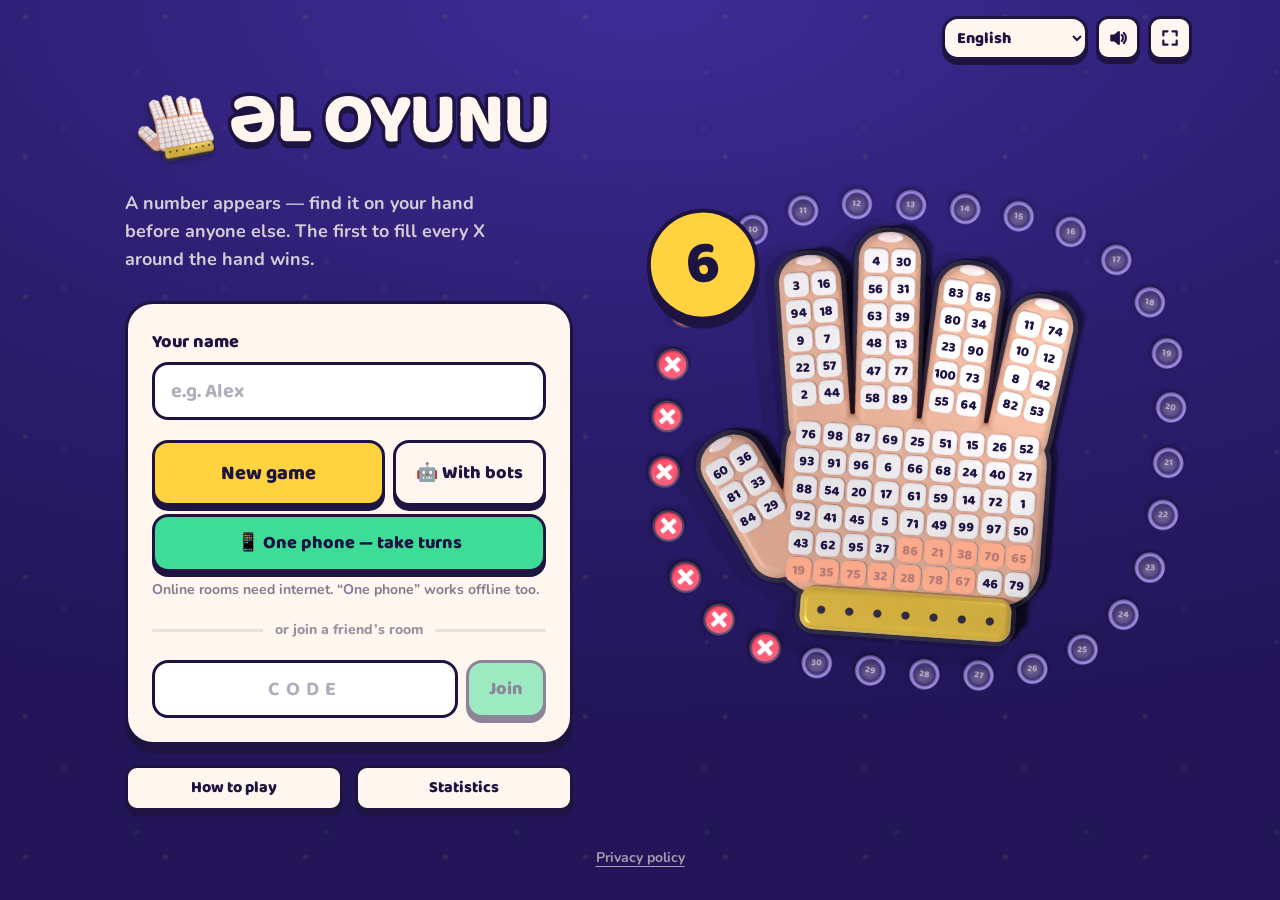
<file: index.html>
<!doctype html>
<html lang="az">
  <head>
    <meta charset="UTF-8" />
    <meta name="viewport" content="width=device-width, initial-scale=1.0, viewport-fit=cover" />
    <meta name="theme-color" content="#2B1D6E" />
    <meta name="description" content="ƏL OYUNU — dostlarla real vaxtda oynanılan diqqət və sürət oyunu" />
    <link rel="icon" href="./favicon.svg" type="image/svg+xml" />
    <link rel="apple-touch-icon" href="./img/logo_hand.webp" />
    <meta name="apple-mobile-web-app-capable" content="yes" />
    <meta name="mobile-web-app-capable" content="yes" />
    <link rel="preload" href="./img/hand.webp" as="image" type="image/webp" />
    <title>ƏL OYUNU</title>
    <script type="module" crossorigin src="./assets/index-1YrIMlCz.js"></script>
    <link rel="stylesheet" crossorigin href="./assets/index-CyUufMwk.css">
  </head>
  <body>
    <div id="root"></div>
  </body>
</html>
</file>
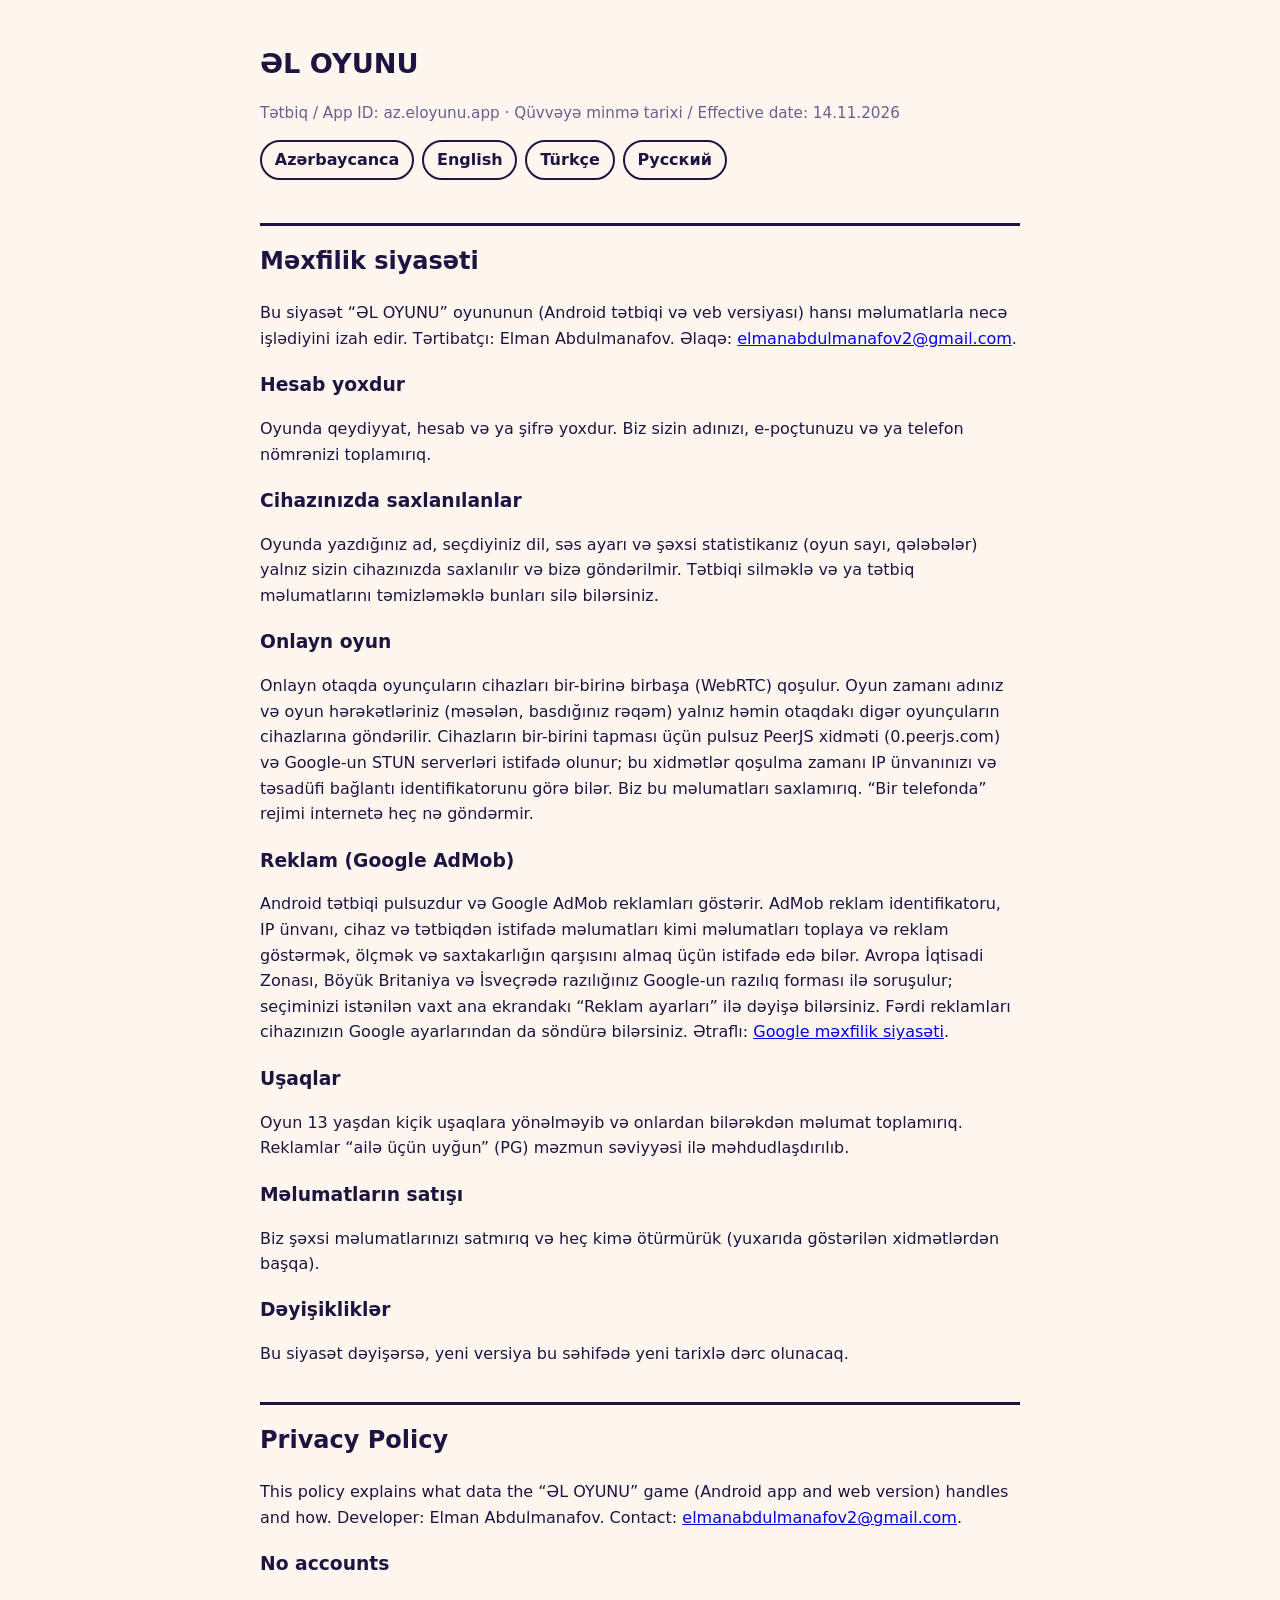
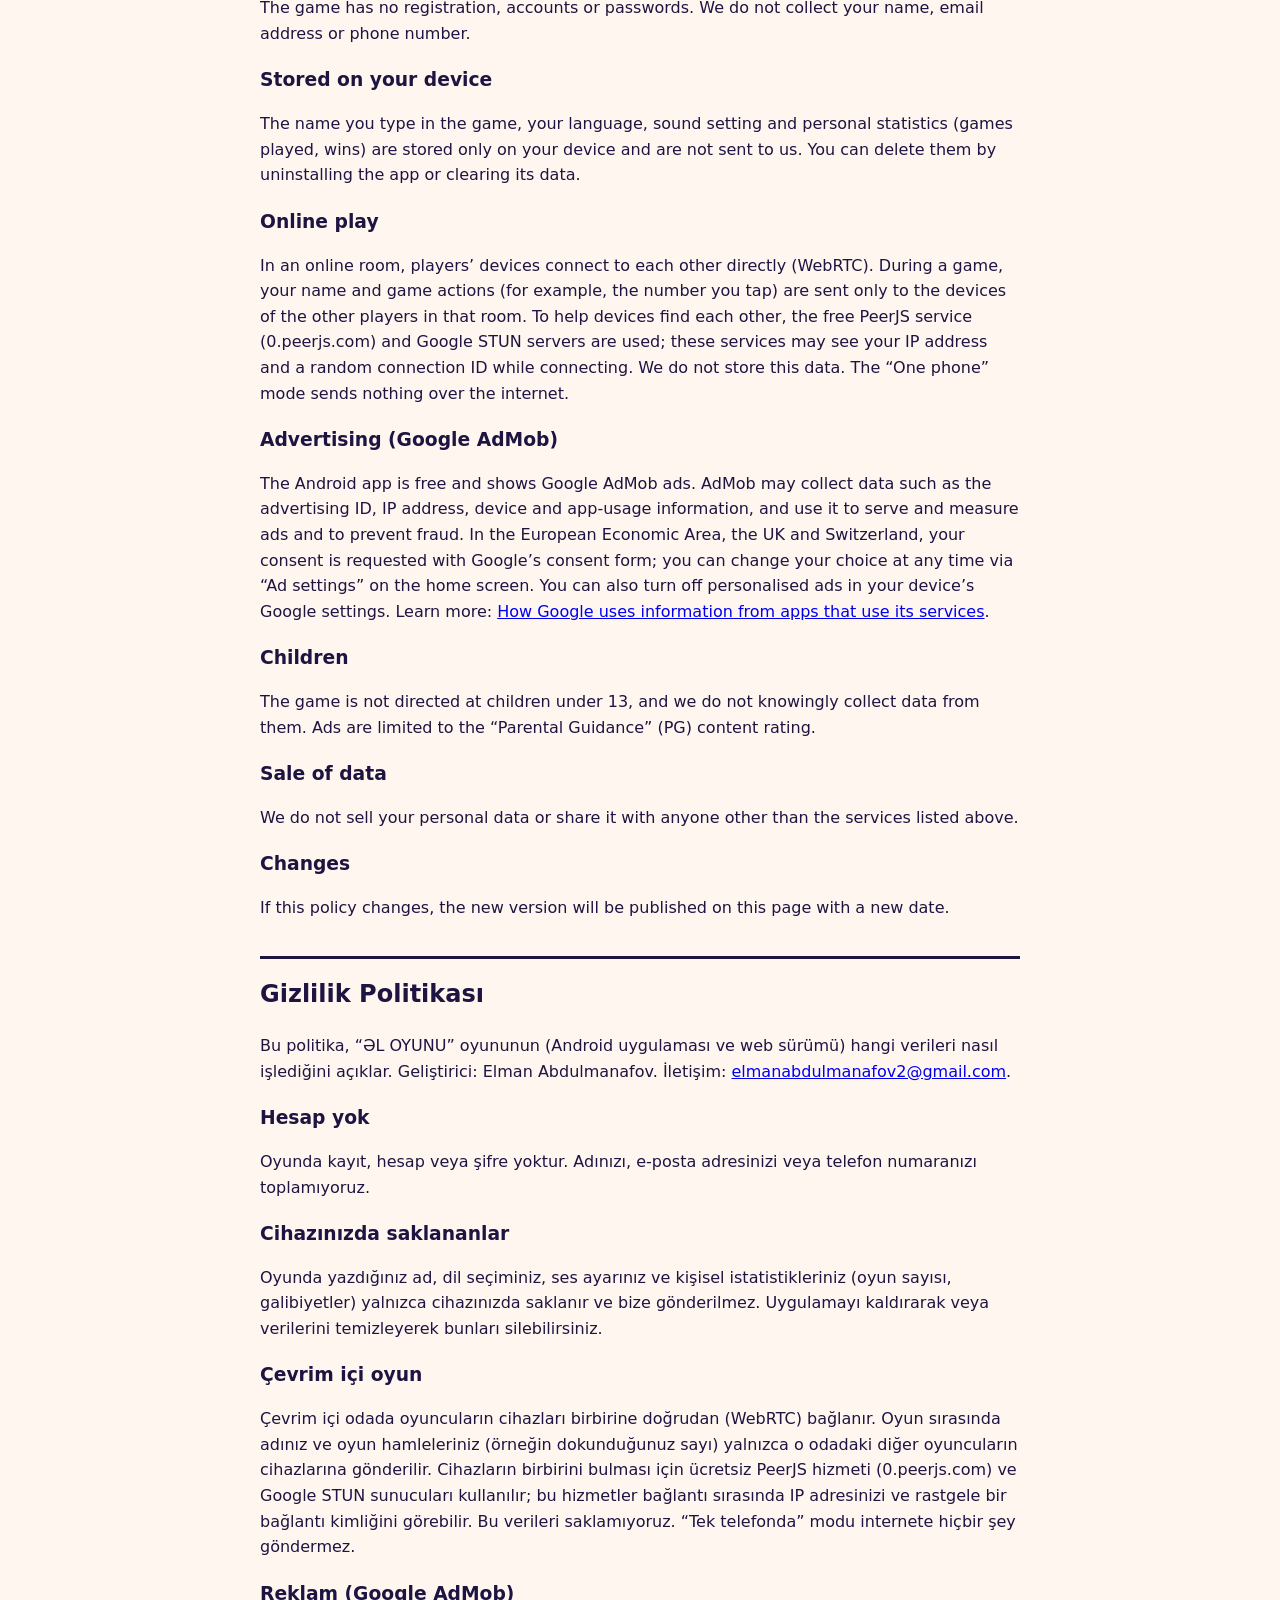
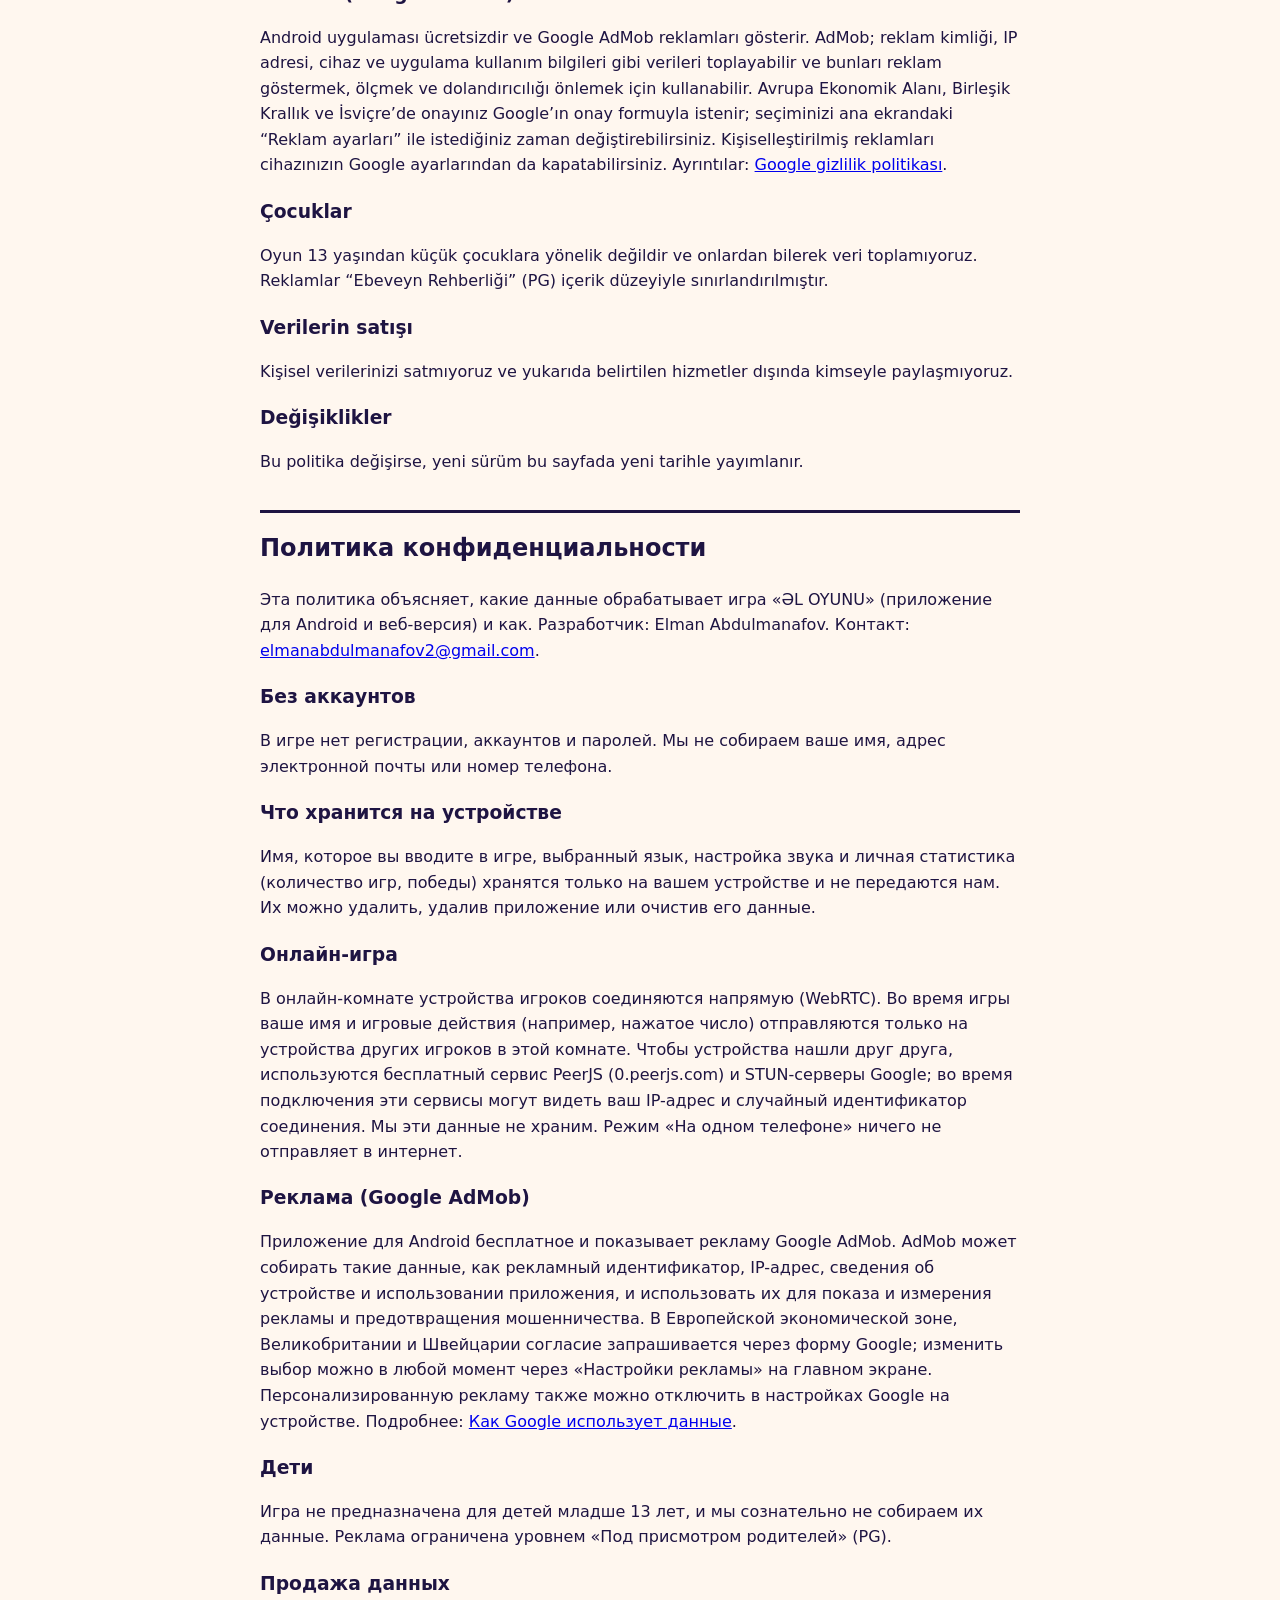
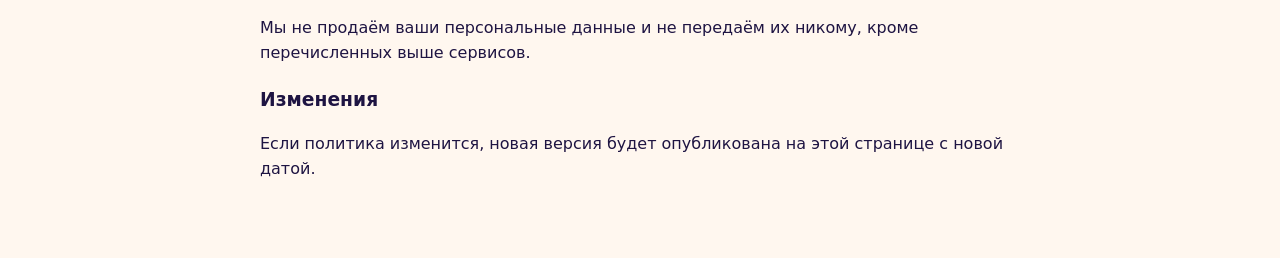
<file: privacy.html>
<!doctype html>
<html lang="az">
<head>
<meta charset="utf-8" />
<meta name="viewport" content="width=device-width, initial-scale=1" />
<title>ƏL OYUNU — Məxfilik siyasəti / Privacy Policy</title>
<style>
  body { font-family: system-ui, -apple-system, Segoe UI, Roboto, sans-serif; max-width: 760px; margin: 0 auto; padding: 24px 18px 60px; line-height: 1.6; color: #1e1442; background: #fff7ef; }
  h1 { font-size: 1.7rem; margin-bottom: .2rem; }
  h2 { margin-top: 2.2rem; border-top: 3px solid #1e1442; padding-top: 1rem; }
  h3 { margin-bottom: .2rem; }
  nav a { display: inline-block; margin: 0 .5rem .5rem 0; padding: .3rem .8rem; border: 2px solid #1e1442; border-radius: 999px; color: #1e1442; text-decoration: none; font-weight: 700; }
  .muted { color: #6b5f8f; font-size: .95rem; }
</style>
</head>
<body>
<h1>ƏL OYUNU</h1>
<p class="muted">Tətbiq / App ID: az.eloyunu.app · Qüvvəyə minmə tarixi / Effective date: 14.11.2026</p>
<nav><a href="#az">Azərbaycanca</a><a href="#en">English</a><a href="#tr">Türkçe</a><a href="#ru">Русский</a></nav>

<section id="az" lang="az">
<h2>Məxfilik siyasəti</h2>
<p>Bu siyasət “ƏL OYUNU” oyununun (Android tətbiqi və veb versiyası) hansı məlumatlarla necə işlədiyini izah edir. Tərtibatçı: Elman Abdulmanafov. Əlaqə: <a href="mailto:elmanabdulmanafov2@gmail.com">elmanabdulmanafov2@gmail.com</a>.</p>
<h3>Hesab yoxdur</h3>
<p>Oyunda qeydiyyat, hesab və ya şifrə yoxdur. Biz sizin adınızı, e-poçtunuzu və ya telefon nömrənizi toplamırıq.</p>
<h3>Cihazınızda saxlanılanlar</h3>
<p>Oyunda yazdığınız ad, seçdiyiniz dil, səs ayarı və şəxsi statistikanız (oyun sayı, qələbələr) yalnız sizin cihazınızda saxlanılır və bizə göndərilmir. Tətbiqi silməklə və ya tətbiq məlumatlarını təmizləməklə bunları silə bilərsiniz.</p>
<h3>Onlayn oyun</h3>
<p>Onlayn otaqda oyunçuların cihazları bir-birinə birbaşa (WebRTC) qoşulur. Oyun zamanı adınız və oyun hərəkətləriniz (məsələn, basdığınız rəqəm) yalnız həmin otaqdakı digər oyunçuların cihazlarına göndərilir. Cihazların bir-birini tapması üçün pulsuz PeerJS xidməti (0.peerjs.com) və Google-un STUN serverləri istifadə olunur; bu xidmətlər qoşulma zamanı IP ünvanınızı və təsadüfi bağlantı identifikatorunu görə bilər. Biz bu məlumatları saxlamırıq. “Bir telefonda” rejimi internetə heç nə göndərmir.</p>
<h3>Reklam (Google AdMob)</h3>
<p>Android tətbiqi pulsuzdur və Google AdMob reklamları göstərir. AdMob reklam identifikatoru, IP ünvanı, cihaz və tətbiqdən istifadə məlumatları kimi məlumatları toplaya və reklam göstərmək, ölçmək və saxtakarlığın qarşısını almaq üçün istifadə edə bilər. Avropa İqtisadi Zonası, Böyük Britaniya və İsveçrədə razılığınız Google-un razılıq forması ilə soruşulur; seçiminizi istənilən vaxt ana ekrandakı “Reklam ayarları” ilə dəyişə bilərsiniz. Fərdi reklamları cihazınızın Google ayarlarından da söndürə bilərsiniz. Ətraflı: <a href="https://policies.google.com/technologies/partner-sites">Google məxfilik siyasəti</a>.</p>
<h3>Uşaqlar</h3>
<p>Oyun 13 yaşdan kiçik uşaqlara yönəlməyib və onlardan bilərəkdən məlumat toplamırıq. Reklamlar “ailə üçün uyğun” (PG) məzmun səviyyəsi ilə məhdudlaşdırılıb.</p>
<h3>Məlumatların satışı</h3>
<p>Biz şəxsi məlumatlarınızı satmırıq və heç kimə ötürmürük (yuxarıda göstərilən xidmətlərdən başqa).</p>
<h3>Dəyişikliklər</h3>
<p>Bu siyasət dəyişərsə, yeni versiya bu səhifədə yeni tarixlə dərc olunacaq.</p>
</section>

<section id="en" lang="en">
<h2>Privacy Policy</h2>
<p>This policy explains what data the “ƏL OYUNU” game (Android app and web version) handles and how. Developer: Elman Abdulmanafov. Contact: <a href="mailto:elmanabdulmanafov2@gmail.com">elmanabdulmanafov2@gmail.com</a>.</p>
<h3>No accounts</h3>
<p>The game has no registration, accounts or passwords. We do not collect your name, email address or phone number.</p>
<h3>Stored on your device</h3>
<p>The name you type in the game, your language, sound setting and personal statistics (games played, wins) are stored only on your device and are not sent to us. You can delete them by uninstalling the app or clearing its data.</p>
<h3>Online play</h3>
<p>In an online room, players’ devices connect to each other directly (WebRTC). During a game, your name and game actions (for example, the number you tap) are sent only to the devices of the other players in that room. To help devices find each other, the free PeerJS service (0.peerjs.com) and Google STUN servers are used; these services may see your IP address and a random connection ID while connecting. We do not store this data. The “One phone” mode sends nothing over the internet.</p>
<h3>Advertising (Google AdMob)</h3>
<p>The Android app is free and shows Google AdMob ads. AdMob may collect data such as the advertising ID, IP address, device and app-usage information, and use it to serve and measure ads and to prevent fraud. In the European Economic Area, the UK and Switzerland, your consent is requested with Google’s consent form; you can change your choice at any time via “Ad settings” on the home screen. You can also turn off personalised ads in your device’s Google settings. Learn more: <a href="https://policies.google.com/technologies/partner-sites">How Google uses information from apps that use its services</a>.</p>
<h3>Children</h3>
<p>The game is not directed at children under 13, and we do not knowingly collect data from them. Ads are limited to the “Parental Guidance” (PG) content rating.</p>
<h3>Sale of data</h3>
<p>We do not sell your personal data or share it with anyone other than the services listed above.</p>
<h3>Changes</h3>
<p>If this policy changes, the new version will be published on this page with a new date.</p>
</section>

<section id="tr" lang="tr">
<h2>Gizlilik Politikası</h2>
<p>Bu politika, “ƏL OYUNU” oyununun (Android uygulaması ve web sürümü) hangi verileri nasıl işlediğini açıklar. Geliştirici: Elman Abdulmanafov. İletişim: <a href="mailto:elmanabdulmanafov2@gmail.com">elmanabdulmanafov2@gmail.com</a>.</p>
<h3>Hesap yok</h3>
<p>Oyunda kayıt, hesap veya şifre yoktur. Adınızı, e-posta adresinizi veya telefon numaranızı toplamıyoruz.</p>
<h3>Cihazınızda saklananlar</h3>
<p>Oyunda yazdığınız ad, dil seçiminiz, ses ayarınız ve kişisel istatistikleriniz (oyun sayısı, galibiyetler) yalnızca cihazınızda saklanır ve bize gönderilmez. Uygulamayı kaldırarak veya verilerini temizleyerek bunları silebilirsiniz.</p>
<h3>Çevrim içi oyun</h3>
<p>Çevrim içi odada oyuncuların cihazları birbirine doğrudan (WebRTC) bağlanır. Oyun sırasında adınız ve oyun hamleleriniz (örneğin dokunduğunuz sayı) yalnızca o odadaki diğer oyuncuların cihazlarına gönderilir. Cihazların birbirini bulması için ücretsiz PeerJS hizmeti (0.peerjs.com) ve Google STUN sunucuları kullanılır; bu hizmetler bağlantı sırasında IP adresinizi ve rastgele bir bağlantı kimliğini görebilir. Bu verileri saklamıyoruz. “Tek telefonda” modu internete hiçbir şey göndermez.</p>
<h3>Reklam (Google AdMob)</h3>
<p>Android uygulaması ücretsizdir ve Google AdMob reklamları gösterir. AdMob; reklam kimliği, IP adresi, cihaz ve uygulama kullanım bilgileri gibi verileri toplayabilir ve bunları reklam göstermek, ölçmek ve dolandırıcılığı önlemek için kullanabilir. Avrupa Ekonomik Alanı, Birleşik Krallık ve İsviçre’de onayınız Google’ın onay formuyla istenir; seçiminizi ana ekrandaki “Reklam ayarları” ile istediğiniz zaman değiştirebilirsiniz. Kişiselleştirilmiş reklamları cihazınızın Google ayarlarından da kapatabilirsiniz. Ayrıntılar: <a href="https://policies.google.com/technologies/partner-sites">Google gizlilik politikası</a>.</p>
<h3>Çocuklar</h3>
<p>Oyun 13 yaşından küçük çocuklara yönelik değildir ve onlardan bilerek veri toplamıyoruz. Reklamlar “Ebeveyn Rehberliği” (PG) içerik düzeyiyle sınırlandırılmıştır.</p>
<h3>Verilerin satışı</h3>
<p>Kişisel verilerinizi satmıyoruz ve yukarıda belirtilen hizmetler dışında kimseyle paylaşmıyoruz.</p>
<h3>Değişiklikler</h3>
<p>Bu politika değişirse, yeni sürüm bu sayfada yeni tarihle yayımlanır.</p>
</section>

<section id="ru" lang="ru">
<h2>Политика конфиденциальности</h2>
<p>Эта политика объясняет, какие данные обрабатывает игра «ƏL OYUNU» (приложение для Android и веб-версия) и как. Разработчик: Elman Abdulmanafov. Контакт: <a href="mailto:elmanabdulmanafov2@gmail.com">elmanabdulmanafov2@gmail.com</a>.</p>
<h3>Без аккаунтов</h3>
<p>В игре нет регистрации, аккаунтов и паролей. Мы не собираем ваше имя, адрес электронной почты или номер телефона.</p>
<h3>Что хранится на устройстве</h3>
<p>Имя, которое вы вводите в игре, выбранный язык, настройка звука и личная статистика (количество игр, победы) хранятся только на вашем устройстве и не передаются нам. Их можно удалить, удалив приложение или очистив его данные.</p>
<h3>Онлайн-игра</h3>
<p>В онлайн-комнате устройства игроков соединяются напрямую (WebRTC). Во время игры ваше имя и игровые действия (например, нажатое число) отправляются только на устройства других игроков в этой комнате. Чтобы устройства нашли друг друга, используются бесплатный сервис PeerJS (0.peerjs.com) и STUN-серверы Google; во время подключения эти сервисы могут видеть ваш IP-адрес и случайный идентификатор соединения. Мы эти данные не храним. Режим «На одном телефоне» ничего не отправляет в интернет.</p>
<h3>Реклама (Google AdMob)</h3>
<p>Приложение для Android бесплатное и показывает рекламу Google AdMob. AdMob может собирать такие данные, как рекламный идентификатор, IP-адрес, сведения об устройстве и использовании приложения, и использовать их для показа и измерения рекламы и предотвращения мошенничества. В Европейской экономической зоне, Великобритании и Швейцарии согласие запрашивается через форму Google; изменить выбор можно в любой момент через «Настройки рекламы» на главном экране. Персонализированную рекламу также можно отключить в настройках Google на устройстве. Подробнее: <a href="https://policies.google.com/technologies/partner-sites">Как Google использует данные</a>.</p>
<h3>Дети</h3>
<p>Игра не предназначена для детей младше 13 лет, и мы сознательно не собираем их данные. Реклама ограничена уровнем «Под присмотром родителей» (PG).</p>
<h3>Продажа данных</h3>
<p>Мы не продаём ваши персональные данные и не передаём их никому, кроме перечисленных выше сервисов.</p>
<h3>Изменения</h3>
<p>Если политика изменится, новая версия будет опубликована на этой странице с новой датой.</p>
</section>
</body>
</html>
</file>
<file: assets/index-CyUufMwk.css>
@font-face{font-family:"Baloo 2";font-style:normal;font-display:swap;font-weight:700;src:url(./baloo-2-latin-700-normal-CqTg7A15.woff2) format("woff2"),url(./baloo-2-latin-700-normal-Ld3Zm3l2.woff) format("woff")}@font-face{font-family:"Baloo 2";font-style:normal;font-display:swap;font-weight:700;src:url(./baloo-2-latin-ext-700-normal-Mlh7kdab.woff2) format("woff2"),url(./baloo-2-latin-ext-700-normal-D6LeXASg.woff) format("woff")}@font-face{font-family:"Baloo 2";font-style:normal;font-display:swap;font-weight:800;src:url(./baloo-2-latin-800-normal-BbF3Etk1.woff2) format("woff2"),url(./baloo-2-latin-800-normal-B8BXfZF7.woff) format("woff")}@font-face{font-family:"Baloo 2";font-style:normal;font-display:swap;font-weight:800;src:url(./baloo-2-latin-ext-800-normal-C_Iwmf1s.woff2) format("woff2"),url(./baloo-2-latin-ext-800-normal-D-iCxxqE.woff) format("woff")}@font-face{font-family:Nunito;font-style:normal;font-display:swap;font-weight:600;src:url(./nunito-latin-600-normal-Br8yIETf.woff2) format("woff2"),url(./nunito-latin-600-normal-Cd0eNu1l.woff) format("woff")}@font-face{font-family:Nunito;font-style:normal;font-display:swap;font-weight:600;src:url(./nunito-latin-ext-600-normal-Dd9Zuxh1.woff2) format("woff2"),url(./nunito-latin-ext-600-normal-BKUpuB78.woff) format("woff")}@font-face{font-family:Nunito;font-style:normal;font-display:swap;font-weight:700;src:url(./nunito-latin-700-normal-Dort48En.woff2) format("woff2"),url(./nunito-latin-700-normal-OcDqTBcA.woff) format("woff")}@font-face{font-family:Nunito;font-style:normal;font-display:swap;font-weight:700;src:url(./nunito-latin-ext-700-normal-BWeMsAzO.woff2) format("woff2"),url(./nunito-latin-ext-700-normal-D4woHhbd.woff) format("woff")}@font-face{font-family:Nunito;font-style:normal;font-display:swap;font-weight:800;src:url(./nunito-latin-800-normal-Dz8SOQK_.woff2) format("woff2"),url(./nunito-latin-800-normal-D-J0wlBY.woff) format("woff")}@font-face{font-family:Nunito;font-style:normal;font-display:swap;font-weight:800;src:url(./nunito-latin-ext-800-normal-CtU8tJOV.woff2) format("woff2"),url(./nunito-latin-ext-800-normal-CDcxIxx8.woff) format("woff")}*,:before,:after{--tw-border-spacing-x: 0;--tw-border-spacing-y: 0;--tw-translate-x: 0;--tw-translate-y: 0;--tw-rotate: 0;--tw-skew-x: 0;--tw-skew-y: 0;--tw-scale-x: 1;--tw-scale-y: 1;--tw-pan-x: ;--tw-pan-y: ;--tw-pinch-zoom: ;--tw-scroll-snap-strictness: proximity;--tw-gradient-from-position: ;--tw-gradient-via-position: ;--tw-gradient-to-position: ;--tw-ordinal: ;--tw-slashed-zero: ;--tw-numeric-figure: ;--tw-numeric-spacing: ;--tw-numeric-fraction: ;--tw-ring-inset: ;--tw-ring-offset-width: 0px;--tw-ring-offset-color: #fff;--tw-ring-color: rgb(59 130 246 / .5);--tw-ring-offset-shadow: 0 0 #0000;--tw-ring-shadow: 0 0 #0000;--tw-shadow: 0 0 #0000;--tw-shadow-colored: 0 0 #0000;--tw-blur: ;--tw-brightness: ;--tw-contrast: ;--tw-grayscale: ;--tw-hue-rotate: ;--tw-invert: ;--tw-saturate: ;--tw-sepia: ;--tw-drop-shadow: ;--tw-backdrop-blur: ;--tw-backdrop-brightness: ;--tw-backdrop-contrast: ;--tw-backdrop-grayscale: ;--tw-backdrop-hue-rotate: ;--tw-backdrop-invert: ;--tw-backdrop-opacity: ;--tw-backdrop-saturate: ;--tw-backdrop-sepia: ;--tw-contain-size: ;--tw-contain-layout: ;--tw-contain-paint: ;--tw-contain-style: }::backdrop{--tw-border-spacing-x: 0;--tw-border-spacing-y: 0;--tw-translate-x: 0;--tw-translate-y: 0;--tw-rotate: 0;--tw-skew-x: 0;--tw-skew-y: 0;--tw-scale-x: 1;--tw-scale-y: 1;--tw-pan-x: ;--tw-pan-y: ;--tw-pinch-zoom: ;--tw-scroll-snap-strictness: proximity;--tw-gradient-from-position: ;--tw-gradient-via-position: ;--tw-gradient-to-position: ;--tw-ordinal: ;--tw-slashed-zero: ;--tw-numeric-figure: ;--tw-numeric-spacing: ;--tw-numeric-fraction: ;--tw-ring-inset: ;--tw-ring-offset-width: 0px;--tw-ring-offset-color: #fff;--tw-ring-color: rgb(59 130 246 / .5);--tw-ring-offset-shadow: 0 0 #0000;--tw-ring-shadow: 0 0 #0000;--tw-shadow: 0 0 #0000;--tw-shadow-colored: 0 0 #0000;--tw-blur: ;--tw-brightness: ;--tw-contrast: ;--tw-grayscale: ;--tw-hue-rotate: ;--tw-invert: ;--tw-saturate: ;--tw-sepia: ;--tw-drop-shadow: ;--tw-backdrop-blur: ;--tw-backdrop-brightness: ;--tw-backdrop-contrast: ;--tw-backdrop-grayscale: ;--tw-backdrop-hue-rotate: ;--tw-backdrop-invert: ;--tw-backdrop-opacity: ;--tw-backdrop-saturate: ;--tw-backdrop-sepia: ;--tw-contain-size: ;--tw-contain-layout: ;--tw-contain-paint: ;--tw-contain-style: }*,:before,:after{box-sizing:border-box;border-width:0;border-style:solid;border-color:#e5e7eb}:before,:after{--tw-content: ""}html,:host{line-height:1.5;-webkit-text-size-adjust:100%;-moz-tab-size:4;-o-tab-size:4;tab-size:4;font-family:ui-sans-serif,system-ui,sans-serif,"Apple Color Emoji","Segoe UI Emoji",Segoe UI Symbol,"Noto Color Emoji";font-feature-settings:normal;font-variation-settings:normal;-webkit-tap-highlight-color:transparent}body{margin:0;line-height:inherit}hr{height:0;color:inherit;border-top-width:1px}abbr:where([title]){-webkit-text-decoration:underline dotted;text-decoration:underline dotted}h1,h2,h3,h4,h5,h6{font-size:inherit;font-weight:inherit}a{color:inherit;text-decoration:inherit}b,strong{font-weight:bolder}code,kbd,samp,pre{font-family:ui-monospace,SFMono-Regular,Menlo,Monaco,Consolas,Liberation Mono,Courier New,monospace;font-feature-settings:normal;font-variation-settings:normal;font-size:1em}small{font-size:80%}sub,sup{font-size:75%;line-height:0;position:relative;vertical-align:baseline}sub{bottom:-.25em}sup{top:-.5em}table{text-indent:0;border-color:inherit;border-collapse:collapse}button,input,optgroup,select,textarea{font-family:inherit;font-feature-settings:inherit;font-variation-settings:inherit;font-size:100%;font-weight:inherit;line-height:inherit;letter-spacing:inherit;color:inherit;margin:0;padding:0}button,select{text-transform:none}button,input:where([type=button]),input:where([type=reset]),input:where([type=submit]){-webkit-appearance:button;background-color:transparent;background-image:none}:-moz-focusring{outline:auto}:-moz-ui-invalid{box-shadow:none}progress{vertical-align:baseline}::-webkit-inner-spin-button,::-webkit-outer-spin-button{height:auto}[type=search]{-webkit-appearance:textfield;outline-offset:-2px}::-webkit-search-decoration{-webkit-appearance:none}::-webkit-file-upload-button{-webkit-appearance:button;font:inherit}summary{display:list-item}blockquote,dl,dd,h1,h2,h3,h4,h5,h6,hr,figure,p,pre{margin:0}fieldset{margin:0;padding:0}legend{padding:0}ol,ul,menu{list-style:none;margin:0;padding:0}dialog{padding:0}textarea{resize:vertical}input::-moz-placeholder,textarea::-moz-placeholder{opacity:1;color:#9ca3af}input::placeholder,textarea::placeholder{opacity:1;color:#9ca3af}button,[role=button]{cursor:pointer}:disabled{cursor:default}img,svg,video,canvas,audio,iframe,embed,object{display:block;vertical-align:middle}img,video{max-width:100%;height:auto}[hidden]:where(:not([hidden=until-found])){display:none}html,body,#root{min-height:100%}html{background-color:#2b1d6e}body{font-family:Nunito,system-ui,sans-serif;--tw-text-opacity: 1;color:rgb(255 247 239 / var(--tw-text-opacity, 1));-webkit-font-smoothing:antialiased;-moz-osx-font-smoothing:grayscale;background-color:#2b1d6e;background-image:radial-gradient(circle at 18% 12%,rgba(255,210,63,.09) 0 2px,transparent 3px),radial-gradient(circle at 72% 38%,rgba(61,220,151,.08) 0 2px,transparent 3px),radial-gradient(circle at 40% 80%,rgba(255,79,121,.08) 0 2px,transparent 3px),radial-gradient(120% 80% at 50% 0%,#3e2c96,#2b1d6e 55%,#221659);background-size:140px 140px,190px 190px,160px 160px,100% 100%;background-attachment:fixed;-webkit-tap-highlight-color:transparent;padding-top:var(--safe-area-inset-top, env(safe-area-inset-top, 0px));padding-bottom:calc(var(--ad-h, 0px) + var(--safe-area-inset-bottom, env(safe-area-inset-bottom, 0px)));padding-left:var(--safe-area-inset-left, env(safe-area-inset-left, 0px));padding-right:var(--safe-area-inset-right, env(safe-area-inset-right, 0px))}h1,h2,h3{font-family:"Baloo 2",Nunito,system-ui,sans-serif}:focus-visible{outline:3px solid #ffd23f;outline-offset:3px}.btn{display:inline-flex;-webkit-user-select:none;-moz-user-select:none;user-select:none;align-items:center;justify-content:center;gap:.5rem;border-radius:1rem;border-width:3px;--tw-border-opacity: 1;border-color:rgb(30 20 66 / var(--tw-border-opacity, 1));padding:.75rem 1.25rem;font-family:"Baloo 2",Nunito,system-ui,sans-serif;font-size:1.125rem;line-height:1.75rem;font-weight:800;line-height:1;--tw-text-opacity: 1;color:rgb(30 20 66 / var(--tw-text-opacity, 1));--tw-shadow: 0 5px 0 #1E1442;--tw-shadow-colored: 0 5px 0 var(--tw-shadow-color);box-shadow:var(--tw-ring-offset-shadow, 0 0 #0000),var(--tw-ring-shadow, 0 0 #0000),var(--tw-shadow);transition-property:transform,box-shadow,background-color;transition-timing-function:cubic-bezier(.4,0,.2,1);transition-duration:.1s}.btn:active:not(:disabled){transform:translateY(5px);box-shadow:0 0 #1e1442}.btn:disabled{cursor:not-allowed;opacity:.5}.btn-sun{--tw-bg-opacity: 1;background-color:rgb(255 210 63 / var(--tw-bg-opacity, 1))}.btn-sun:hover{--tw-bg-opacity: 1;background-color:rgb(255 220 102 / var(--tw-bg-opacity, 1))}.btn-mint{--tw-bg-opacity: 1;background-color:rgb(61 220 151 / var(--tw-bg-opacity, 1))}.btn-mint:hover{--tw-bg-opacity: 1;background-color:rgb(98 230 173 / var(--tw-bg-opacity, 1))}.btn-berry{--tw-bg-opacity: 1;background-color:rgb(255 79 121 / var(--tw-bg-opacity, 1));--tw-text-opacity: 1;color:rgb(255 255 255 / var(--tw-text-opacity, 1))}.btn-berry:hover{--tw-bg-opacity: 1;background-color:rgb(255 109 143 / var(--tw-bg-opacity, 1))}.btn-cream{--tw-bg-opacity: 1;background-color:rgb(255 247 239 / var(--tw-bg-opacity, 1))}.btn-cream:hover{--tw-bg-opacity: 1;background-color:rgb(255 255 255 / var(--tw-bg-opacity, 1))}.btn-sm{border-radius:.75rem;padding:.5rem .75rem;font-size:1rem;line-height:1.5rem}.icon-btn{display:grid;height:2.5rem;width:2.5rem;place-items:center;border-radius:.75rem;border-width:3px;--tw-border-opacity: 1;border-color:rgb(30 20 66 / var(--tw-border-opacity, 1));--tw-bg-opacity: 1;background-color:rgb(255 247 239 / var(--tw-bg-opacity, 1));--tw-text-opacity: 1;color:rgb(30 20 66 / var(--tw-text-opacity, 1));--tw-shadow: 0 4px 0 #1E1442;--tw-shadow-colored: 0 4px 0 var(--tw-shadow-color);box-shadow:var(--tw-ring-offset-shadow, 0 0 #0000),var(--tw-ring-shadow, 0 0 #0000),var(--tw-shadow);transition-property:transform;transition-timing-function:cubic-bezier(.4,0,.2,1);transition-duration:.1s}.icon-btn:active{--tw-translate-y: .25rem;transform:translate(var(--tw-translate-x),var(--tw-translate-y)) rotate(var(--tw-rotate)) skew(var(--tw-skew-x)) skewY(var(--tw-skew-y)) scaleX(var(--tw-scale-x)) scaleY(var(--tw-scale-y));--tw-shadow: 0 0 #0000;--tw-shadow-colored: 0 0 #0000;box-shadow:var(--tw-ring-offset-shadow, 0 0 #0000),var(--tw-ring-shadow, 0 0 #0000),var(--tw-shadow)}@media (min-width: 640px){.icon-btn{height:2.75rem;width:2.75rem}}.panel{border-radius:28px;border-width:3px;--tw-border-opacity: 1;border-color:rgb(30 20 66 / var(--tw-border-opacity, 1));--tw-bg-opacity: 1;background-color:rgb(255 247 239 / var(--tw-bg-opacity, 1));--tw-text-opacity: 1;color:rgb(30 20 66 / var(--tw-text-opacity, 1));--tw-shadow: 0 8px 0 #1E1442;--tw-shadow-colored: 0 8px 0 var(--tw-shadow-color);box-shadow:var(--tw-ring-offset-shadow, 0 0 #0000),var(--tw-ring-shadow, 0 0 #0000),var(--tw-shadow)}.field{width:100%;border-radius:1rem;border-width:3px;--tw-border-opacity: 1;border-color:rgb(30 20 66 / var(--tw-border-opacity, 1));--tw-bg-opacity: 1;background-color:rgb(255 255 255 / var(--tw-bg-opacity, 1));padding:.75rem 1rem;font-family:"Baloo 2",Nunito,system-ui,sans-serif;font-size:1.25rem;line-height:1.75rem;font-weight:700;--tw-text-opacity: 1;color:rgb(30 20 66 / var(--tw-text-opacity, 1))}.field::-moz-placeholder{font-weight:600;color:#1e144259}.field::placeholder{font-weight:600;color:#1e144259}.field:focus{outline:2px solid transparent;outline-offset:2px;--tw-ring-offset-shadow: var(--tw-ring-inset) 0 0 0 var(--tw-ring-offset-width) var(--tw-ring-offset-color);--tw-ring-shadow: var(--tw-ring-inset) 0 0 0 calc(4px + var(--tw-ring-offset-width)) var(--tw-ring-color);box-shadow:var(--tw-ring-offset-shadow),var(--tw-ring-shadow),var(--tw-shadow, 0 0 #0000);--tw-ring-color: rgb(255 210 63 / .7)}.sr-only{position:absolute;width:1px;height:1px;padding:0;margin:-1px;overflow:hidden;clip:rect(0,0,0,0);white-space:nowrap;border-width:0}.pointer-events-none{pointer-events:none}.visible{visibility:visible}.fixed{position:fixed}.absolute{position:absolute}.relative{position:relative}.inset-0{top:0;right:0;bottom:0;left:0}.inset-x-0{left:0;right:0}.-left-2{left:-.5rem}.-left-4{left:-1rem}.-right-4{right:-1rem}.bottom-4{bottom:1rem}.left-1\/2{left:50%}.right-4{right:1rem}.top-0{top:0}.top-1\/2{top:50%}.top-3{top:.75rem}.top-\[8\%\]{top:8%}.top-full{top:100%}.z-20{z-index:20}.z-30{z-index:30}.z-40{z-index:40}.z-50{z-index:50}.z-\[60\]{z-index:60}.col-span-2{grid-column:span 2 / span 2}.mx-auto{margin-left:auto;margin-right:auto}.my-5{margin-top:1.25rem;margin-bottom:1.25rem}.mb-1\.5{margin-bottom:.375rem}.mb-2{margin-bottom:.5rem}.mb-3{margin-bottom:.75rem}.mb-4{margin-bottom:1rem}.mb-5{margin-bottom:1.25rem}.mb-6{margin-bottom:1.5rem}.mb-7{margin-bottom:1.75rem}.ml-1{margin-left:.25rem}.ml-2{margin-left:.5rem}.ml-auto{margin-left:auto}.mt-0\.5{margin-top:.125rem}.mt-1{margin-top:.25rem}.mt-1\.5{margin-top:.375rem}.mt-2{margin-top:.5rem}.mt-3{margin-top:.75rem}.mt-4{margin-top:1rem}.mt-5{margin-top:1.25rem}.mt-6{margin-top:1.5rem}.block{display:block}.flex{display:flex}.inline-flex{display:inline-flex}.table{display:table}.grid{display:grid}.hidden{display:none}.\!h-10{height:2.5rem!important}.\!h-12{height:3rem!important}.\!h-auto{height:auto!important}.h-0{height:0px}.h-10{height:2.5rem}.h-11{height:2.75rem}.h-12{height:3rem}.h-14{height:3.5rem}.h-2\.5{height:.625rem}.h-20{height:5rem}.h-28{height:7rem}.h-4{height:1rem}.h-5{height:1.25rem}.h-6{height:1.5rem}.h-8{height:2rem}.h-9{height:2.25rem}.h-\[19px\]{height:19px}.h-\[3px\]{height:3px}.h-\[calc\(100dvh-250px\)\]{height:calc(100dvh - 250px)}.h-full{height:100%}.max-h-\[88dvh\]{max-height:88dvh}.min-h-0{min-height:0px}.min-h-\[440px\]{min-height:440px}.\!w-10{width:2.5rem!important}.\!w-12{width:3rem!important}.w-10{width:2.5rem}.w-11{width:2.75rem}.w-12{width:3rem}.w-14{width:3.5rem}.w-20{width:5rem}.w-28{width:7rem}.w-4{width:1rem}.w-5{width:1.25rem}.w-6{width:1.5rem}.w-8{width:2rem}.w-9{width:2.25rem}.w-\[19px\]{width:19px}.w-fit{width:-moz-fit-content;width:fit-content}.w-full{width:100%}.min-w-0{min-width:0px}.max-w-2xl{max-width:42rem}.max-w-3xl{max-width:48rem}.max-w-5xl{max-width:64rem}.max-w-6xl{max-width:72rem}.max-w-\[560px\]{max-width:560px}.max-w-\[90px\]{max-width:90px}.max-w-lg{max-width:32rem}.max-w-md{max-width:28rem}.max-w-sm{max-width:24rem}.flex-1{flex:1 1 0%}.shrink{flex-shrink:1}.shrink-0{flex-shrink:0}.-translate-y-1\/2{--tw-translate-y: -50%;transform:translate(var(--tw-translate-x),var(--tw-translate-y)) rotate(var(--tw-rotate)) skew(var(--tw-skew-x)) skewY(var(--tw-skew-y)) scaleX(var(--tw-scale-x)) scaleY(var(--tw-scale-y))}.translate-y-\[3\%\]{--tw-translate-y: 3%;transform:translate(var(--tw-translate-x),var(--tw-translate-y)) rotate(var(--tw-rotate)) skew(var(--tw-skew-x)) skewY(var(--tw-skew-y)) scaleX(var(--tw-scale-x)) scaleY(var(--tw-scale-y))}.-rotate-90{--tw-rotate: -90deg;transform:translate(var(--tw-translate-x),var(--tw-translate-y)) rotate(var(--tw-rotate)) skew(var(--tw-skew-x)) skewY(var(--tw-skew-y)) scaleX(var(--tw-scale-x)) scaleY(var(--tw-scale-y))}.-rotate-\[10deg\]{--tw-rotate: -10deg;transform:translate(var(--tw-translate-x),var(--tw-translate-y)) rotate(var(--tw-rotate)) skew(var(--tw-skew-x)) skewY(var(--tw-skew-y)) scaleX(var(--tw-scale-x)) scaleY(var(--tw-scale-y))}.rotate-\[4deg\]{--tw-rotate: 4deg;transform:translate(var(--tw-translate-x),var(--tw-translate-y)) rotate(var(--tw-rotate)) skew(var(--tw-skew-x)) skewY(var(--tw-skew-y)) scaleX(var(--tw-scale-x)) scaleY(var(--tw-scale-y))}.transform{transform:translate(var(--tw-translate-x),var(--tw-translate-y)) rotate(var(--tw-rotate)) skew(var(--tw-skew-x)) skewY(var(--tw-skew-y)) scaleX(var(--tw-scale-x)) scaleY(var(--tw-scale-y))}.select-none{-webkit-user-select:none;-moz-user-select:none;user-select:none}.grid-cols-2{grid-template-columns:repeat(2,minmax(0,1fr))}.grid-cols-\[1fr_auto\]{grid-template-columns:1fr auto}.grid-cols-\[300px_minmax\(0\,1fr\)\]{grid-template-columns:300px minmax(0,1fr)}.flex-col{flex-direction:column}.flex-wrap{flex-wrap:wrap}.place-items-center{place-items:center}.items-start{align-items:flex-start}.items-center{align-items:center}.items-baseline{align-items:baseline}.justify-end{justify-content:flex-end}.justify-center{justify-content:center}.justify-between{justify-content:space-between}.gap-0\.5{gap:.125rem}.gap-1{gap:.25rem}.gap-1\.5{gap:.375rem}.gap-2{gap:.5rem}.gap-3{gap:.75rem}.gap-4{gap:1rem}.gap-5{gap:1.25rem}.gap-6{gap:1.5rem}.gap-8{gap:2rem}.gap-\[3px\]{gap:3px}.gap-x-5{-moz-column-gap:1.25rem;column-gap:1.25rem}.gap-y-1{row-gap:.25rem}.space-y-1\.5>:not([hidden])~:not([hidden]){--tw-space-y-reverse: 0;margin-top:calc(.375rem * calc(1 - var(--tw-space-y-reverse)));margin-bottom:calc(.375rem * var(--tw-space-y-reverse))}.space-y-2>:not([hidden])~:not([hidden]){--tw-space-y-reverse: 0;margin-top:calc(.5rem * calc(1 - var(--tw-space-y-reverse)));margin-bottom:calc(.5rem * var(--tw-space-y-reverse))}.space-y-2\.5>:not([hidden])~:not([hidden]){--tw-space-y-reverse: 0;margin-top:calc(.625rem * calc(1 - var(--tw-space-y-reverse)));margin-bottom:calc(.625rem * var(--tw-space-y-reverse))}.space-y-3>:not([hidden])~:not([hidden]){--tw-space-y-reverse: 0;margin-top:calc(.75rem * calc(1 - var(--tw-space-y-reverse)));margin-bottom:calc(.75rem * var(--tw-space-y-reverse))}.divide-y-2>:not([hidden])~:not([hidden]){--tw-divide-y-reverse: 0;border-top-width:calc(2px * calc(1 - var(--tw-divide-y-reverse)));border-bottom-width:calc(2px * var(--tw-divide-y-reverse))}.divide-ink\/10>:not([hidden])~:not([hidden]){border-color:#1e14421a}.self-center{align-self:center}.overflow-auto{overflow:auto}.overflow-hidden{overflow:hidden}.overflow-x-auto{overflow-x:auto}.overflow-y-auto{overflow-y:auto}.truncate{overflow:hidden;text-overflow:ellipsis;white-space:nowrap}.whitespace-nowrap{white-space:nowrap}.break-all{word-break:break-all}.rounded{border-radius:.25rem}.rounded-2xl{border-radius:1rem}.rounded-full{border-radius:9999px}.rounded-lg{border-radius:.5rem}.rounded-xl{border-radius:.75rem}.border-2{border-width:2px}.border-\[3px\]{border-width:3px}.border-\[4px\]{border-width:4px}.border-t-2{border-top-width:2px}.border-dashed{border-style:dashed}.\!border-berry{--tw-border-opacity: 1 !important;border-color:rgb(255 79 121 / var(--tw-border-opacity, 1))!important}.border-cream\/15{border-color:#fff7ef26}.border-cream\/25{border-color:#fff7ef40}.border-cream\/30{border-color:#fff7ef4d}.border-cream\/50{border-color:#fff7ef80}.border-ink{--tw-border-opacity: 1;border-color:rgb(30 20 66 / var(--tw-border-opacity, 1))}.border-ink\/10{border-color:#1e14421a}.border-ink\/15{border-color:#1e144226}.border-transparent{border-color:transparent}.bg-berry{--tw-bg-opacity: 1;background-color:rgb(255 79 121 / var(--tw-bg-opacity, 1))}.bg-cream{--tw-bg-opacity: 1;background-color:rgb(255 247 239 / var(--tw-bg-opacity, 1))}.bg-cream\/10{background-color:#fff7ef1a}.bg-ink\/10{background-color:#1e14421a}.bg-ink\/5{background-color:#1e14420d}.bg-ink\/60{background-color:#1e144299}.bg-ink\/70{background-color:#1e1442b3}.bg-ink\/75{background-color:#1e1442bf}.bg-ink\/85{background-color:#1e1442d9}.bg-mint{--tw-bg-opacity: 1;background-color:rgb(61 220 151 / var(--tw-bg-opacity, 1))}.bg-night{--tw-bg-opacity: 1;background-color:rgb(43 29 110 / var(--tw-bg-opacity, 1))}.bg-sun{--tw-bg-opacity: 1;background-color:rgb(255 210 63 / var(--tw-bg-opacity, 1))}.bg-white{--tw-bg-opacity: 1;background-color:rgb(255 255 255 / var(--tw-bg-opacity, 1))}.object-contain{-o-object-fit:contain;object-fit:contain}.p-1\.5{padding:.375rem}.p-3{padding:.75rem}.p-4{padding:1rem}.p-5{padding:1.25rem}.p-6{padding:1.5rem}.px-1{padding-left:.25rem;padding-right:.25rem}.px-2{padding-left:.5rem;padding-right:.5rem}.px-3{padding-left:.75rem;padding-right:.75rem}.px-4{padding-left:1rem;padding-right:1rem}.px-5{padding-left:1.25rem;padding-right:1.25rem}.py-1{padding-top:.25rem;padding-bottom:.25rem}.py-1\.5{padding-top:.375rem;padding-bottom:.375rem}.py-2{padding-top:.5rem;padding-bottom:.5rem}.py-2\.5{padding-top:.625rem;padding-bottom:.625rem}.py-3{padding-top:.75rem;padding-bottom:.75rem}.py-4{padding-top:1rem;padding-bottom:1rem}.py-5{padding-top:1.25rem;padding-bottom:1.25rem}.pb-1{padding-bottom:.25rem}.pb-4{padding-bottom:1rem}.pb-5{padding-bottom:1.25rem}.pb-8{padding-bottom:2rem}.pl-1{padding-left:.25rem}.pr-2{padding-right:.5rem}.pr-3{padding-right:.75rem}.pt-2{padding-top:.5rem}.pt-3{padding-top:.75rem}.pt-4{padding-top:1rem}.text-left{text-align:left}.text-center{text-align:center}.text-right{text-align:right}.font-display{font-family:"Baloo 2",Nunito,system-ui,sans-serif}.text-2xl{font-size:1.5rem;line-height:2rem}.text-3xl{font-size:1.875rem;line-height:2.25rem}.text-4xl{font-size:2.25rem;line-height:2.5rem}.text-6xl{font-size:3.75rem;line-height:1}.text-\[11px\]{font-size:11px}.text-\[42vw\]{font-size:42vw}.text-base{font-size:1rem;line-height:1.5rem}.text-lg{font-size:1.125rem;line-height:1.75rem}.text-sm{font-size:.875rem;line-height:1.25rem}.text-xl{font-size:1.25rem;line-height:1.75rem}.text-xs{font-size:.75rem;line-height:1rem}.font-black{font-weight:900}.font-bold{font-weight:700}.font-extrabold{font-weight:800}.font-semibold{font-weight:600}.uppercase{text-transform:uppercase}.ordinal{--tw-ordinal: ordinal;font-variant-numeric:var(--tw-ordinal) var(--tw-slashed-zero) var(--tw-numeric-figure) var(--tw-numeric-spacing) var(--tw-numeric-fraction)}.leading-none{line-height:1}.leading-tight{line-height:1.25}.tracking-\[0\.18em\]{letter-spacing:.18em}.tracking-\[0\.3em\]{letter-spacing:.3em}.tracking-tight{letter-spacing:-.025em}.text-\[\#E0A800\]{--tw-text-opacity: 1;color:rgb(224 168 0 / var(--tw-text-opacity, 1))}.text-berry{--tw-text-opacity: 1;color:rgb(255 79 121 / var(--tw-text-opacity, 1))}.text-cream{--tw-text-opacity: 1;color:rgb(255 247 239 / var(--tw-text-opacity, 1))}.text-cream\/45{color:#fff7ef73}.text-cream\/55{color:#fff7ef8c}.text-cream\/60{color:#fff7ef99}.text-cream\/65{color:#fff7efa6}.text-cream\/70{color:#fff7efb3}.text-cream\/75{color:#fff7efbf}.text-cream\/80{color:#fff7efcc}.text-ink{--tw-text-opacity: 1;color:rgb(30 20 66 / var(--tw-text-opacity, 1))}.text-ink\/40{color:#1e144266}.text-ink\/45{color:#1e144273}.text-ink\/50{color:#1e144280}.text-ink\/55{color:#1e14428c}.text-ink\/60{color:#1e144299}.text-ink\/65{color:#1e1442a6}.text-ink\/70{color:#1e1442b3}.text-ink\/75{color:#1e1442bf}.text-ink\/80{color:#1e1442cc}.text-sun{--tw-text-opacity: 1;color:rgb(255 210 63 / var(--tw-text-opacity, 1))}.text-transparent{color:transparent}.text-white{--tw-text-opacity: 1;color:rgb(255 255 255 / var(--tw-text-opacity, 1))}.underline{text-decoration-line:underline}.underline-offset-4{text-underline-offset:4px}.opacity-40{opacity:.4}.opacity-80{opacity:.8}.shadow-sticker{--tw-shadow: 0 5px 0 #1E1442;--tw-shadow-colored: 0 5px 0 var(--tw-shadow-color);box-shadow:var(--tw-ring-offset-shadow, 0 0 #0000),var(--tw-ring-shadow, 0 0 #0000),var(--tw-shadow)}.shadow-sticker-lg{--tw-shadow: 0 8px 0 #1E1442;--tw-shadow-colored: 0 8px 0 var(--tw-shadow-color);box-shadow:var(--tw-ring-offset-shadow, 0 0 #0000),var(--tw-ring-shadow, 0 0 #0000),var(--tw-shadow)}.\!ring-4{--tw-ring-offset-shadow: var(--tw-ring-inset) 0 0 0 var(--tw-ring-offset-width) var(--tw-ring-offset-color) !important;--tw-ring-shadow: var(--tw-ring-inset) 0 0 0 calc(4px + var(--tw-ring-offset-width)) var(--tw-ring-color) !important;box-shadow:var(--tw-ring-offset-shadow),var(--tw-ring-shadow),var(--tw-shadow, 0 0 #0000)!important}.ring{--tw-ring-offset-shadow: var(--tw-ring-inset) 0 0 0 var(--tw-ring-offset-width) var(--tw-ring-offset-color);--tw-ring-shadow: var(--tw-ring-inset) 0 0 0 calc(3px + var(--tw-ring-offset-width)) var(--tw-ring-color);box-shadow:var(--tw-ring-offset-shadow),var(--tw-ring-shadow),var(--tw-shadow, 0 0 #0000)}.ring-4{--tw-ring-offset-shadow: var(--tw-ring-inset) 0 0 0 var(--tw-ring-offset-width) var(--tw-ring-offset-color);--tw-ring-shadow: var(--tw-ring-inset) 0 0 0 calc(4px + var(--tw-ring-offset-width)) var(--tw-ring-color);box-shadow:var(--tw-ring-offset-shadow),var(--tw-ring-shadow),var(--tw-shadow, 0 0 #0000)}.\!ring-berry\/30{--tw-ring-color: rgb(255 79 121 / .3) !important}.ring-sun{--tw-ring-opacity: 1;--tw-ring-color: rgb(255 210 63 / var(--tw-ring-opacity, 1))}.grayscale{--tw-grayscale: grayscale(100%);filter:var(--tw-blur) var(--tw-brightness) var(--tw-contrast) var(--tw-grayscale) var(--tw-hue-rotate) var(--tw-invert) var(--tw-saturate) var(--tw-sepia) var(--tw-drop-shadow)}.filter{filter:var(--tw-blur) var(--tw-brightness) var(--tw-contrast) var(--tw-grayscale) var(--tw-hue-rotate) var(--tw-invert) var(--tw-saturate) var(--tw-sepia) var(--tw-drop-shadow)}.backdrop-blur-\[2px\]{--tw-backdrop-blur: blur(2px);-webkit-backdrop-filter:var(--tw-backdrop-blur) var(--tw-backdrop-brightness) var(--tw-backdrop-contrast) var(--tw-backdrop-grayscale) var(--tw-backdrop-hue-rotate) var(--tw-backdrop-invert) var(--tw-backdrop-opacity) var(--tw-backdrop-saturate) var(--tw-backdrop-sepia);backdrop-filter:var(--tw-backdrop-blur) var(--tw-backdrop-brightness) var(--tw-backdrop-contrast) var(--tw-backdrop-grayscale) var(--tw-backdrop-hue-rotate) var(--tw-backdrop-invert) var(--tw-backdrop-opacity) var(--tw-backdrop-saturate) var(--tw-backdrop-sepia)}.backdrop-blur-sm{--tw-backdrop-blur: blur(4px);-webkit-backdrop-filter:var(--tw-backdrop-blur) var(--tw-backdrop-brightness) var(--tw-backdrop-contrast) var(--tw-backdrop-grayscale) var(--tw-backdrop-hue-rotate) var(--tw-backdrop-invert) var(--tw-backdrop-opacity) var(--tw-backdrop-saturate) var(--tw-backdrop-sepia);backdrop-filter:var(--tw-backdrop-blur) var(--tw-backdrop-brightness) var(--tw-backdrop-contrast) var(--tw-backdrop-grayscale) var(--tw-backdrop-hue-rotate) var(--tw-backdrop-invert) var(--tw-backdrop-opacity) var(--tw-backdrop-saturate) var(--tw-backdrop-sepia)}.transition-\[width\]{transition-property:width;transition-timing-function:cubic-bezier(.4,0,.2,1);transition-duration:.15s}.transition-all{transition-property:all;transition-timing-function:cubic-bezier(.4,0,.2,1);transition-duration:.15s}.transition-colors{transition-property:color,background-color,border-color,text-decoration-color,fill,stroke;transition-timing-function:cubic-bezier(.4,0,.2,1);transition-duration:.15s}.duration-500{transition-duration:.5s}.min-h-safe{min-height:calc(100dvh - var(--safe-area-inset-top, env(safe-area-inset-top, 0px)) - var(--safe-area-inset-bottom, env(safe-area-inset-bottom, 0px)) - var(--ad-h, 0px))}.hand-board{width:100%;height:100%;touch-action:manipulation;overflow:visible}.hand-board .cell{cursor:pointer;transform-box:fill-box;transform-origin:center}.hand-board .cell rect{fill:transparent;stroke:transparent;stroke-width:3;transition:fill .12s}.hand-board .cell text{font-family:"Baloo 2",Nunito,sans-serif;font-weight:800;font-size:22px;fill:#1e1442;pointer-events:none}@media (hover: hover){.hand-board:not(.is-disabled) .cell:hover rect{fill:#ffd23fbf;stroke:#1e1442}}.hand-board .cell.used rect{fill:#ff9e78d1}.hand-board .cell.used text{fill:#1e14424d}.hand-board .cell.cell-ok{animation:cell-ok .7s cubic-bezier(.2,1.6,.4,1)}.hand-board .cell.cell-ok rect{fill:#3ddc97;stroke:#1e1442;stroke-width:3}.hand-board .cell.cell-bad{animation:cell-bad .45s linear}.hand-board .cell.cell-bad rect{fill:#ff4f79;stroke:#1e1442;stroke-width:3}.hand-board .cell.cell-bad text{fill:#fff}.hand-board.is-locked .cell{cursor:not-allowed}.hand-board.is-locked .cell:not(.cell-bad){opacity:.55}.hand-board.is-disabled .cell{cursor:default}.hand-board .slot-num{font-family:"Baloo 2",sans-serif;font-weight:800;font-size:15px;fill:#fff7ef80}.hand-board .slot-on{animation:slot-pop .6s cubic-bezier(.2,1.7,.4,1)}.hand-board .x-mark path{stroke-dasharray:1;stroke-dashoffset:0;animation:x-draw .35s ease-out both}.hand-board .x-mark path:nth-child(2){animation-delay:.15s}@keyframes cell-ok{0%{transform:scale(1)}40%{transform:scale(1.45) rotate(-6deg)}to{transform:scale(1)}}@keyframes cell-bad{0%,to{transform:translate(0)}20%{transform:translate(-6px)}40%{transform:translate(6px)}60%{transform:translate(-4px)}80%{transform:translate(4px)}}@keyframes slot-pop{0%{transform:scale(.4)}60%{transform:scale(1.25)}to{transform:scale(1)}}@keyframes x-draw{0%{stroke-dashoffset:1}to{stroke-dashoffset:0}}.slot-pop{animation:slot-pop .5s cubic-bezier(.2,1.7,.4,1)}.number-in{animation:number-in .55s cubic-bezier(.2,1.5,.4,1) both}@keyframes number-in{0%{transform:scale(.2) rotate(-25deg);opacity:0}to{transform:scale(1) rotate(0);opacity:1}}.count-in{animation:count-in .9s cubic-bezier(.2,1.4,.4,1) both}@keyframes count-in{0%{transform:scale(2.4);opacity:0}30%{transform:scale(1);opacity:1}85%{transform:scale(.92);opacity:1}to{transform:scale(.7);opacity:0}}.toast-in{animation:toast-in .35s cubic-bezier(.2,1.4,.4,1) both}@keyframes toast-in{0%{transform:translateY(-18px) scale(.9);opacity:0}to{transform:none;opacity:1}}.banner-in{animation:banner-in .5s cubic-bezier(.2,1.6,.4,1) both}@keyframes banner-in{0%{transform:translate(-50%,10px) scale(.6);opacity:0}to{transform:translate(-50%) scale(1);opacity:1}}.wave{animation:wave 2.4s ease-in-out infinite;transform-origin:50% 85%}@keyframes wave{0%,60%,to{transform:rotate(0)}10%,30%{transform:rotate(-14deg)}20%,40%{transform:rotate(10deg)}}.fade-in{animation:fade-in .25s ease both}@keyframes fade-in{0%{opacity:0}to{opacity:1}}.pop-in{animation:pop-in .45s cubic-bezier(.2,1.5,.4,1) both}@keyframes pop-in{0%{transform:scale(.7);opacity:0}to{transform:none;opacity:1}}.trophy-bounce{animation:trophy 1.6s ease-in-out infinite}@keyframes trophy{0%,to{transform:translateY(0) rotate(-4deg)}50%{transform:translateY(-10px) rotate(4deg)}}.pulse-ring{animation:pulse-ring 1.4s ease-out infinite}@keyframes pulse-ring{0%{box-shadow:0 0 #ffd23fb3}to{box-shadow:0 0 0 18px #ffd23f00}}@media (prefers-reduced-motion: reduce){*,*:before,*:after{animation-duration:.01ms!important;animation-iteration-count:1!important;transition-duration:.01ms!important}}@keyframes ring{to{stroke-dashoffset:var(--c)}}@keyframes glow-out{0%{opacity:1}to{opacity:0}}.hover\:border-cream\/60:hover{border-color:#fff7ef99}.hover\:bg-berry:hover{--tw-bg-opacity: 1;background-color:rgb(255 79 121 / var(--tw-bg-opacity, 1))}.hover\:bg-sun\/40:hover{background-color:#ffd23f66}.hover\:text-cream:hover{--tw-text-opacity: 1;color:rgb(255 247 239 / var(--tw-text-opacity, 1))}.hover\:text-white:hover{--tw-text-opacity: 1;color:rgb(255 255 255 / var(--tw-text-opacity, 1))}.disabled\:cursor-default:disabled{cursor:default}@media (min-width: 640px){.sm\:h-24{height:6rem}.sm\:h-6{height:1.5rem}.sm\:w-24{width:6rem}.sm\:w-6{width:1.5rem}.sm\:grid-cols-4{grid-template-columns:repeat(4,minmax(0,1fr))}.sm\:flex-row{flex-direction:row}.sm\:gap-1\.5{gap:.375rem}.sm\:gap-2{gap:.5rem}.sm\:p-6{padding:1.5rem}.sm\:p-7{padding:1.75rem}.sm\:p-8{padding:2rem}.sm\:px-5{padding-left:1.25rem;padding-right:1.25rem}.sm\:px-6{padding-left:1.5rem;padding-right:1.5rem}.sm\:text-3xl{font-size:1.875rem;line-height:2.25rem}.sm\:text-5xl{font-size:3rem;line-height:1}.sm\:text-7xl{font-size:4.5rem;line-height:1}.sm\:text-\[260px\]{font-size:260px}.sm\:text-lg{font-size:1.125rem;line-height:1.75rem}.sm\:text-sm{font-size:.875rem;line-height:1.25rem}}@media (min-width: 768px){.md\:grid-cols-\[minmax\(0\,0\.9fr\)_minmax\(0\,1\.1fr\)\]{grid-template-columns:minmax(0,.9fr) minmax(0,1.1fr)}.md\:items-start{align-items:flex-start}}@media (min-width: 1024px){.lg\:block{display:block}.lg\:grid-cols-\[minmax\(0\,1fr\)_minmax\(0\,1\.05fr\)\]{grid-template-columns:minmax(0,1fr) minmax(0,1.05fr)}}
</file>
